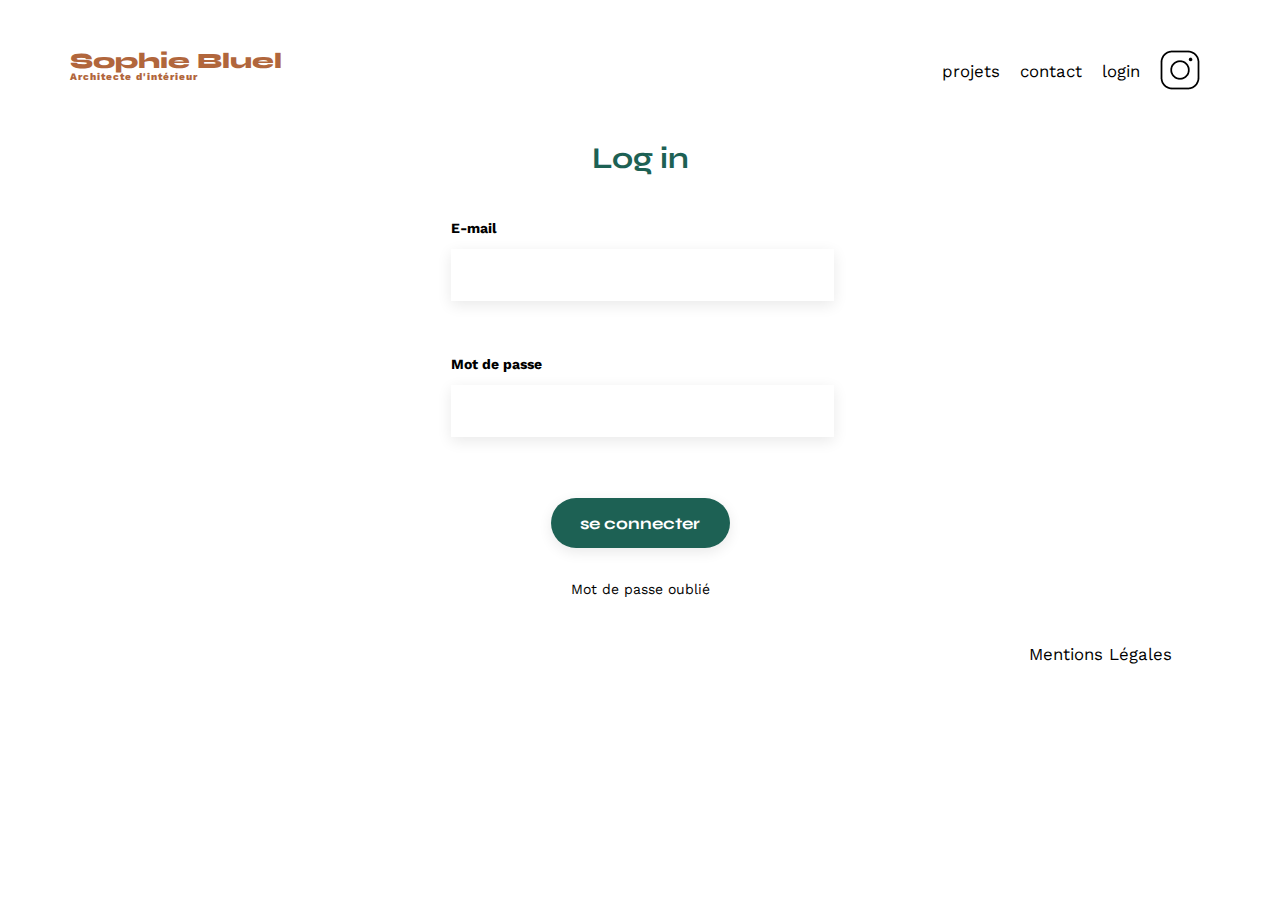
<file: FrontEnd/login.html>
<!DOCTYPE html>
<html lang="fr">
<head>
	<meta charset="UTF-8">
	<title>Sophie Bluel - Architecte d'intérieur</title>
	<meta name="viewport" content="width=device-width, initial-scale=1.0">
	<link rel="preconnect" href="https://fonts.googleapis.com">
	<link rel="preconnect" href="https://fonts.gstatic.com" crossorigin>
	<link href="https://fonts.googleapis.com/css2?family=Syne:wght@700;800&family=Work+Sans&display=swap" rel="stylesheet">
	<meta name="description" content="">
	<link rel="stylesheet" href="https://fontawesome.com/icons/pen-to-square?f=classic&s=solid">
	<link rel="stylesheet" href="./assets/style.css">
</head>
<body>
<header>
	<div id="banner" class="banner">
		<i class="fa-solid fa-pen-to-square" style="color: #ffffff;"></i>Mode édition
	</div>
	<h1 class="indexredirect">Sophie Bluel <span>Architecte d'intérieur</span></h1>
	<nav>
		<ul>
			<li>projets</li>
			<li>contact</li>
			<li class="btnlogin" id="btnlogin">login</li>
			<li class="btnlogout" id="btnlogout">logout</li>
			<li><img src="./assets/icons/instagram.png" alt="Instagram"></li>
		</ul>
	</nav>
</header>
<main>
    <section class="login">
    <h2>Log in</h2>
        <form action="#" method="post" class="loginform">
            <label for="email">E-mail</label>
            <input type="email" id="email" name="email" required>
            <br><br>
            <label for="password">Mot de passe</label>
            <input type="password" id="password" name="password" required>
            <br><br>
            <input type="submit" value="se connecter">
        </form>
        <p>Mot de passe oublié</p>
    </section>
</main>
<footer>
	<nav>
		<ul>
			<li>Mentions Légales</li>
		</ul>
	</nav>
</footer>
<script src="login.js"></script>
</body>
</html>
</file>
<file: FrontEnd/assets/style.css>
/* http://meyerweb.com/eric/tools/css/reset/
   v2.0 | 20110126
   License: none (public domain)
*/

html, body, div, span, applet, object, iframe,
h1, h2, h3, h4, h5, h6, p, blockquote, pre,
a, abbr, acronym, address, big, cite, code,
del, dfn, em, img, ins, kbd, q, s, samp,
small, strike, strong, sub, sup, tt, var,
b, u, i, center,
dl, dt, dd, ol, ul, li,
fieldset, form, label, legend,
table, caption, tbody, tfoot, thead, tr, th, td,
article, aside, canvas, details, embed,
figure, figcaption, footer, header, hgroup,
menu, nav, output, ruby, section, summary,
time, mark, audio, video {
	margin: 0;
	padding: 0;
	border: 0;
	font-size: 100%;
	font: inherit;
	vertical-align: baseline;
}
/* HTML5 display-role reset for older browsers */
article, aside, details, figcaption, figure,
footer, header, hgroup, menu, nav, section {
	display: block;
}
body {
	line-height: 1;
}
ol, ul {
	list-style: none;
}
blockquote, q {
	quotes: none;
}
blockquote:before, blockquote:after,
q:before, q:after {
	content: '';
	content: none;
}
table {
	border-collapse: collapse;
	border-spacing: 0;
}
/** end reset css**/
body {
	max-width: 1140px;
	margin:auto;
	font-family: 'Work Sans' ;
	font-size: 14px;
}
header {
	display: flex;
	justify-content: space-between;
	margin: 50px 0
}
section {
	margin: 50px 0
}

h1{
	display: flex;
	flex-direction: column;
	font-family: 'Syne';
	font-size: 22px;
	font-weight: 800;
	color: #B1663C
}

h1 > span {
	font-family: 'Work Sans';
	font-size:10px;
	letter-spacing: 0.1em;
;
}

h2{
	font-family: 'Syne';
	font-weight: 700;
	font-size: 30px;
	color: #1D6154
}

h3{
	font-family: Syne;
	font-size: 16px;
	font-weight: 700;
	line-height: 19.2px;
	text-align: center;
	color: #1D6154
}
nav ul {
	display: flex;
	align-items: center;
	list-style-type: none;

}
nav li {
	padding: 0 10px;
	font-size: 1.2em;
	cursor: pointer;
}

li:hover {
	color: #B1663C;
}
header h1 {
	cursor: pointer;
}
#introduction {
	display: flex;
	align-items: center;
}
#introduction figure {
	flex: 1
}
#introduction img {
	display: block;
	margin: auto;
	width: 80%;
}

#introduction article {
	flex: 1
}
#introduction h2 {
	margin-bottom: 1em;
}

#introduction p {
	margin-bottom: 0.5em;
}
.gallery {
	width: 100%;
	display: grid;
	grid-template-columns: 1fr 1fr 1fr;
	grid-column-gap: 20px;
	grid-row-gap: 20px;
}

.gallery img {
	width: 100%;

}
#contact {
	width: 50%;
margin: auto;
}
#contact > * {
	text-align: center;

}
#contact h2{
	margin-bottom: 20px;
}
#contact form {
	text-align: left;
	margin-top:30px;
	display: flex;
	flex-direction: column;
}

#contact input {
	height: 50px;
	font-size: 1.2em;
	border: none;
	box-shadow: 0px 4px 14px rgba(0, 0, 0, 0.09);
}
#contact label {
	margin: 2em 0 1em 0;
}
#contact textarea {
	border: none;
	box-shadow: 0px 4px 14px rgba(0, 0, 0, 0.09);
}

input[type="submit"]{
	font-family: 'Syne';
	font-weight: 700;
	color: white;
	background-color: #1D6154;
	margin : 2em auto ;
	width: 180px;
	text-align: center;
	border-radius: 60px ;
}

footer nav ul {
	display: flex;
	justify-content: flex-end;
	margin: 2em
}

/* filtres de catégorie */

.filter :hover{
	cursor: pointer;
}

.filter h3{
	border: solid 1px #1D6154 ;
	border-radius: 20px;
	margin: 0px 15px 15px 15px;
    padding: 10px 20px 10px 20px;

}
.filter h3.selected {
    background-color: #1D6154;
    color: white;
}
.filter{
	display: flex;
	justify-content: center;
	margin-bottom: 25px;
}
.indexredirect {
	cursor: pointer;
}

/* Login */
.login h2 {
	text-align: center;
	margin-bottom: 20px;
}
.login input{
	width: 379px;
	height: 50px;
	font-size: 1.2em;
	border: none;
	box-shadow: 0px 4px 14px rgba(0, 0, 0, 0.09);

}
.login label{
	font-weight: bold;
	margin: 2em 0 1em 0;
}
.login form {

	display: flex;
	flex-direction: column;
	align-items: flex-start;
	max-width: 379px;
	margin: 0 auto;
}
.login [type="submit"]{
	width: 179px;
}
.login p {
	display: flex;
	justify-content: center;
}
.login p:hover{
	text-decoration: underline;
	cursor: pointer;
}
/* connected */
.banner i {
	color: white;
	margin-right: 10px;
}
#banner {
	justify-content: center;
	background-color: black; 
	color: white; 
	text-align: center; 
	padding: 10px 0; 
	font-weight: bold;
	display: none;
	position: fixed;
	width: 100%;
	left: 0;
	top: 0;
	z-index: 1000; 
  }
.btnlogin {
	display: flex;
}
.btnlogout {
	display: none;
}
.modif-btn {
	display: flex;
	margin-left: 15px;
}
.modif-btn i {
	margin-right: 5px;
}
.cursor{
	cursor: pointer;
}
.modif-projet {
	margin-bottom: 30px;
	display: flex;
	justify-content: center;
	align-items: center;
}
/* Style de la modale */
.modal {
	justify-content: center;
    align-items: center;
	display: none; 
	position: fixed; 
	z-index: 1000; 
	left: 0; 
	top: 0; 
	width: 100%; 
	height: 100%; 
	background-color: rgba(0, 0, 0, 0.8); 
  }

.modal-content h3{
	font-family:'Work Sans';
	color: black;
	font-size: 26px;
	display: flex;
	justify-content: center;
	margin-bottom: 15px;
}
.modal-content {
    display: flex;
    position: relative;
    margin: auto;
    padding: 20px;
    background-color: white;
    width: 630px;
    height: 688px;
    overflow-y: auto;
    flex-direction: column;  }
.modal-content-photo h3{
	margin-top: 20px;
}
.modal-content-photo {
	margin: auto;
	padding: 20px;
	background-color: white;
	width: 630px;
	height: 688px;
	overflow-y: auto;
}

/* Gallery */

.gallery-modale {
	display: flex;
	flex-wrap: wrap;
	justify-content: flex-start;
	gap: 20px;
	padding-left: 25px;
	padding-right: 25px;
	margin: 50px 0px 50px 0px;  
}
.separate-modale{
	width: 420px;
	color: rgba(179,179,179,1);
	margin: 20px 0px 20px 0px;
} 
.gallery-modale img {
	position: relative;
	width: 100%;
	height: 100%;
  }
  
.gallery-container {
	display: flex;
	flex-wrap: wrap;
	gap: 10px; 
	justify-content: center; 
  }
.separate {
	align-self: center;
	width: 420px;
	color: rgba(179,179,179,1);
	margin: 20px 0px 20px 0px;
}
  
.project {
	position: relative;
	width: 100px;
	height: 125px;
	overflow: hidden;
	border-radius: 5px;
	box-shadow: 0 4px 6px rgba(0, 0, 0, 0.1);
}

.project img {
	width: 100%;
	height: 100%;
	object-fit: cover;
 }
  
.project .delete-icon {
	position: absolute;
	top: 2px;
	right: 0px;
	background-color: rgba(255, 255, 255, 0.7);
	border-radius: 50%;
	padding: 5px;
	cursor: pointer;
  }
  
.project .delete-icon:hover {
	background-color: rgba(255, 0, 0, 0.8);
	color: white;
}
	  
.open-modale-photo {
	display: block;
	width: 237px;
	height: 36px;
	margin: 20px auto;
	padding: 10px 20px;
	background: rgba(29, 97, 84, 1);
	color: #fff;
	border: none;
	border-radius: 60px;
	cursor: pointer;
  }
.close {
	position: absolute;
	top: 20px;
	right: 20px;
	font-size: 25px;
	float: right;
	cursor: pointer;
}
.closeModal {
	font-size: 25px;
	float: right;
	cursor: pointer;
}
.returnarrow {
	cursor: pointer;
}
/* image import */
.image-label {
    display: flex;
    flex-direction: column;
    justify-content: center;
    align-items: center;
    color: white;
    font-size: 18px;
    text-align: center;
}

.image-label i {
    font-size: 36px;
    margin-bottom: 10px;
}

.image-preview {
    width: auto;
    height: 170px;
    object-fit: cover;
    position: absolute;
    border-radius: 5px;
    display: none;
}
.image-upload {
	height: 170px;
    display: flex;
    flex-direction: column;
    align-items: center;
    justify-content: center;
    background-color: #E8F0FA;
    border-radius: 8px;
    box-sizing: border-box;
	margin-bottom: 25px;
}
.image-upload i {
    font-size: 76px;
    color: rgba(203, 214, 220, 1);
    margin-bottom: 10px;
	cursor: pointer;
}
.image-form {
	display: flex;
	flex-direction: column;
	gap: 30px;
	padding: 30px;
}
/* formulaire */
.form-add-photo input{
	height: 51px;
	border: none;
	box-shadow: 0px 4px 14px 0px rgba(0, 0, 0, 0.09);
	margin-bottom: 25px;

}
.form-add-photo select{
	height: 51px;
	border: none;
	box-shadow: 0px 4px 14px 0px rgba(0, 0, 0, 0.09);
	margin-bottom: 25px;
}
.form-add-photo button{
	align-self: center;
	border: none;
	border-radius: 50px;
	height: 36px;
	width: 237px;
	color: white;
	background: rgba(167, 167, 167, 1);
	cursor: pointer;

}
.form-add-photo {
	display: flex;
	flex-direction: column;
	gap: 10px;
}
.add-photo-btn {
    width: 173px;
    height: 36px;
	background: rgba(203, 214, 220, 1);
    color: black;
    text-align: center;
    line-height: 36px;
    border-radius: 50px;
    font-size: 16px;
    cursor: pointer;
    margin-bottom: 10px;
}
.file-info {
    font-size: 12px;
    color: #666;
	text-align: center;
}

.image-upload input[type="file"] {
    display: none;
}
</file>
